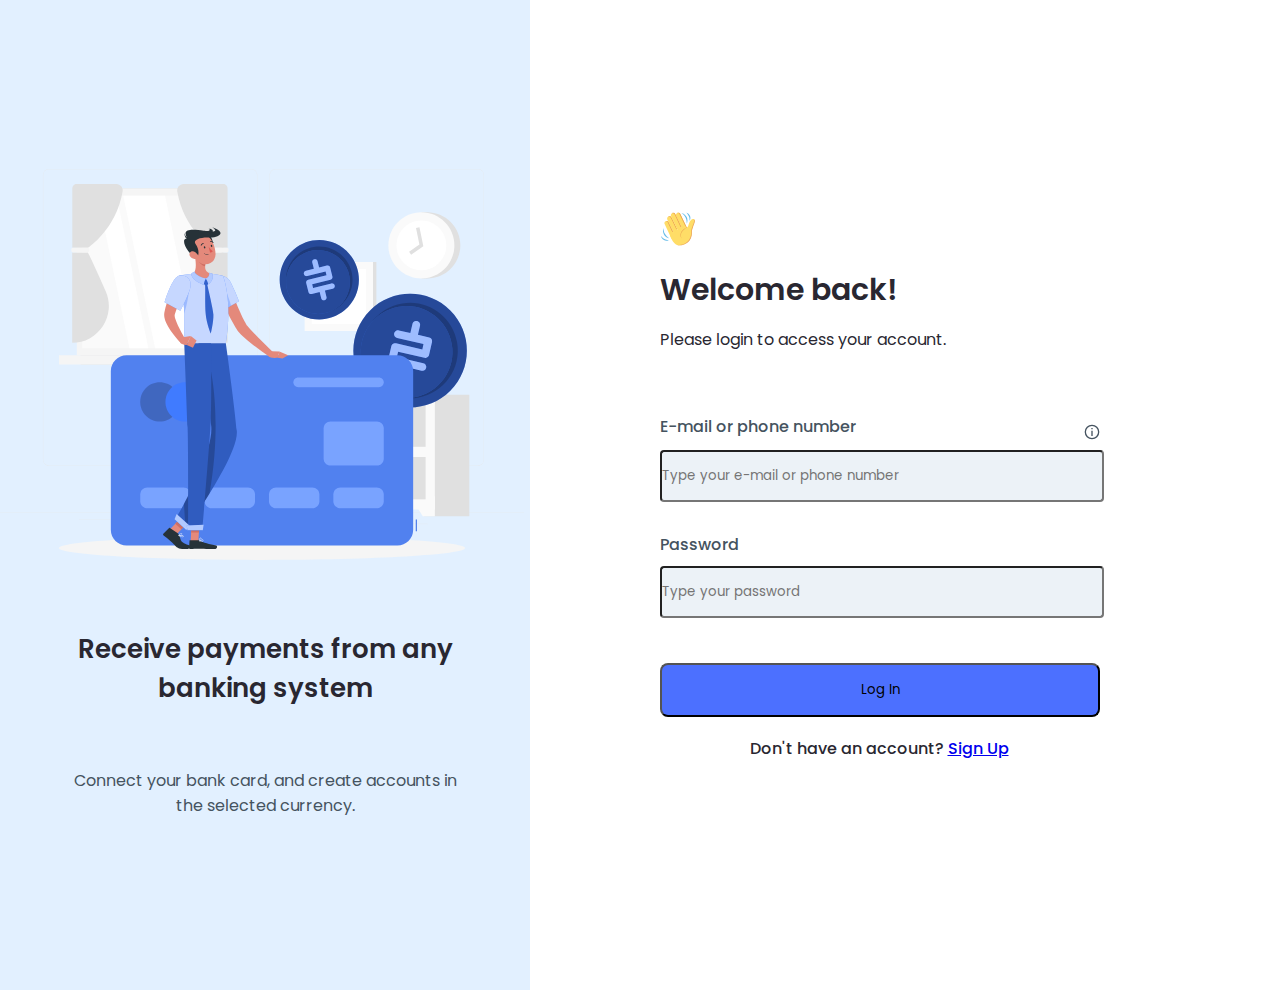
<file: index.html>
<!DOCTYPE html>
<html lang="en">

<head>
    <meta charset="UTF-8">
    <meta http-equiv="X-UA-Compatible" content="IE=edge">
    <meta name="viewport" content="width=device-width, initial-scale=1.0">
    <title>Document</title>
    <link rel="stylesheet" href="./style.css">
    <link rel="preconnect" href="https://fonts.googleapis.com">
    <link rel="preconnect" href="https://fonts.gstatic.com" crossorigin>
    <link href="https://fonts.googleapis.com/css2?family=Poppins:wght@400;500;600&display=swap" rel="stylesheet">
</head>

<body>

    <div class="left">
        <div class="img"></div>
        <h1>Receive payments from any banking system</h1>
        <p>Connect your bank card, and create accounts in the selected currency.</p>
    </div>
    <div class="right">
        <div class="img-emodzi"></div>
        <h1>Welcome back!</h1>
        <h2>Please login to access your account.</h2>
        <div class="email-img">
            <h4 class="parag">E-mail or phone number</h4>
            <div class="img-info" title="Номер телефона должен быть вида 
            +375291234567."></div>
        </div>
        <input class="input-email" placeholder="Type your e-mail or phone number" type="text">
        <p>Password</p>
        <input placeholder="Type your password " class="input-password" type="password">
        <button class="btn">Log In</button>
        <h3>Don't have an account?
            <a href="./index2.html">
                Sign Up
            </a>
        </h3>
    </div>
    <script src="./app.js"></script>
</body>

</html>
</file>
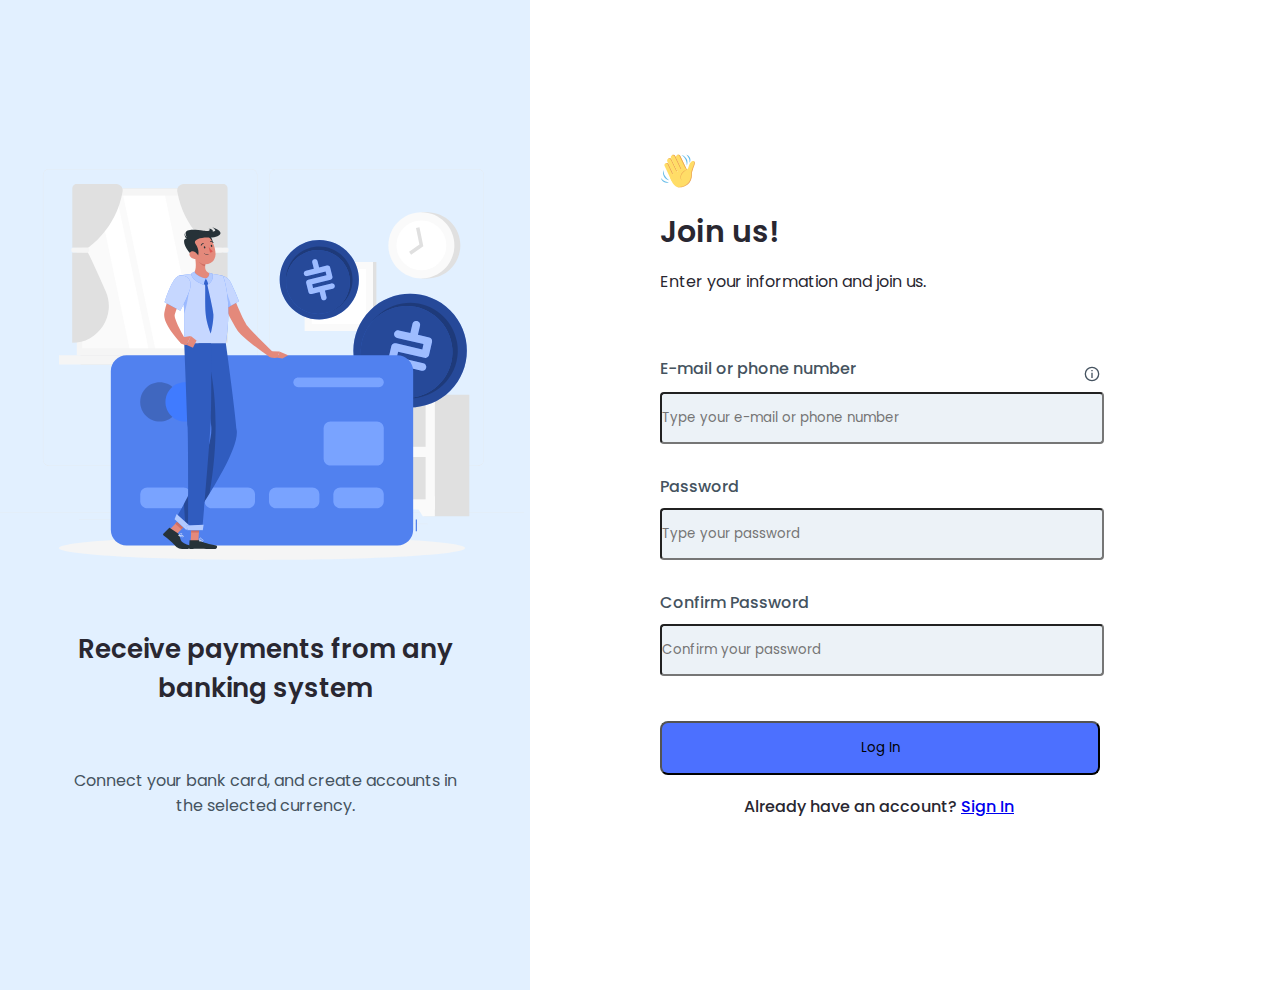
<file: index2.html>
<!DOCTYPE html>
<html lang="en">

<head>
    <meta charset="UTF-8">
    <meta http-equiv="X-UA-Compatible" content="IE=edge">
    <meta name="viewport" content="width=device-width, initial-scale=1.0">
    <title>Document</title>
    <link rel="stylesheet" href="./style2.css">
    <link rel="preconnect" href="https://fonts.googleapis.com">
    <link rel="preconnect" href="https://fonts.gstatic.com" crossorigin>
    <link href="https://fonts.googleapis.com/css2?family=Poppins:wght@400;500;600&display=swap" rel="stylesheet">
</head>

<body>
    <div class="left">
        <div class="img"></div>
        <h1>Receive payments from any banking system</h1>
        <p>Connect your bank card, and create accounts in the selected currency.</p>
    </div>
    <div class="right">
        <div class="img-emodzi"></div>
        <h1>Join us!</h1>
        <h2>Enter your information and join us.</h2>
        <div class="email-img">
            <h4 class="parag">E-mail or phone number</h4>
            <div class="img-info" title="Номер телефона должен быть вида
            +375291234567"></div>
        </div>
        <input class="input-email" placeholder="Type your e-mail or phone number" type="text">
        <p>Password</p>
        <input class="input-password" placeholder="Type your password" type="password">
        <p>Confirm Password</p>
        <input class="input-password-check" placeholder="Confirm your password" type="password">
        <button class="btn">Log In</button>
        <h3>Already have an account?
            <a href="./index.html">
                Sign In
            </a>
        </h3>
    </div>
    <script src="./app2.js"></script>
</body>

</html>
</file>
<file: style.css>
* {
    padding: 0px;
    margin: 0px;
    font-family: 'Poppins';
    font-style: normal;
}

body {
    display: flex;
    /* width: 1200px;
    margin: auto; */
}

.left {
    width: 710px;
    height: 990px;
    background: #E2F0FF;
    display: flex;
    flex-direction: column;
    justify-content: center;
}

.img {
    background-image: url(./assets/1.svg);
    width: 530px;
    height: 391px;
    background-repeat: no-repeat;
    margin: 0 auto;
    background-size: contain;
}

.left h1 {
    font-weight: 600;
    font-size: 26px;
    text-align: center;
    color: #292731;
    width: 400px;
    height: 68px;
    margin: 70px auto 0;
}

.left p {
    width: 386px;
    height: 54px;
    font-weight: 400;
    font-size: 16px;
    text-align: center;
    color: #455360;
    margin: 70px auto 0;
}

.right {
    width: 710px;
    height: 990px;
    background: white;
    margin: auto 130px;
    display: flex;
    flex-direction: column;
    justify-content: center;
}

.img-emodzi {
    width: 36px;
    height: 36px;
    background-image: url(./assets/emodzi.svg);
}

.right h1 {
    width: 239px;
    height: 45px;
    font-weight: 600;
    font-size: 30px;
    color: #292731;
    margin-top: 20px;
}

.right h2 {
    width: 292px;
    height: 27px;
    font-weight: 400;
    font-size: 16px;
    color: #292731;
    margin-top: 15px;
}

.right h4 {
    width: 199px;
    height: 24px;
    font-weight: 500;
    font-size: 16px;
    color: #455360;
    margin-top: 60px;
}

.right p {
    width: 199px;
    height: 24px;
    font-weight: 500;
    font-size: 16px;
    color: #455360;
    margin-top: 30px;
}

.input-email {
    width: 440px;
    height: 48px;
    background: #ECF2F7;
    border-radius: 4px;
    margin-top: 10px;

}

.input-password {
    width: 440px;
    height: 48px;
    background: #ECF2F7;
    border-radius: 4px;
    margin-top: 10px;
}

.btn {
    width: 440px;
    height: 54px;
    background: #4C70FF;
    border-radius: 8px;
    margin-top: 45px;
}

.right h3 {
    width: 400px;
    height: 24px;
    font-weight: 500;
    font-size: 16px;
    color: #292731;
    text-align: center;
    margin: 19px;
}

.email-img {
    width: 440px;
    display: flex;
    flex-direction: row;
    justify-content: space-between;
}

.img-info {
    margin-top: 70px;
    height: 16px;
    width: 16px;
    background-repeat: no-repeat;
    background-size: contain;
    background-image: url(./assets/information.svg);
}
</file>
<file: style2.css>
* {
    padding: 0px;
    margin: 0px;
    font-family: 'Poppins';
    font-style: normal;
}

body {
    display: flex;

}

.left {
    width: 710px;
    height: 990px;
    background: #E2F0FF;
    display: flex;
    flex-direction: column;
    justify-content: center;
}

.img {
    background-image: url(./assets/1.svg);
    width: 530px;
    height: 391px;
    background-repeat: no-repeat;
    margin: 0 auto;
    background-size: contain;
}

.left h1 {
    font-weight: 600;
    font-size: 26px;
    text-align: center;
    color: #292731;
    width: 400px;
    height: 68px;
    margin: 70px auto 0;
}

.left p {
    width: 386px;
    height: 54px;
    font-weight: 400;
    font-size: 16px;
    text-align: center;
    color: #455360;
    margin: 70px auto 0;
}

.right {
    width: 710px;
    height: 990px;
    background: white;
    margin: auto 130px;
    display: flex;
    flex-direction: column;
    justify-content: center;
}

.img-emodzi {
    width: 36px;
    height: 36px;
    background-image: url(./assets/emodzi.svg);
}

.right h1 {
    width: 239px;
    height: 45px;
    font-weight: 600;
    font-size: 30px;
    color: #292731;
    margin-top: 20px;
}

.right h2 {
    width: 292px;
    height: 27px;
    font-weight: 400;
    font-size: 16px;
    color: #292731;
    margin-top: 15px;
}

.right h4 {
    width: 199px;
    height: 24px;
    font-weight: 500;
    font-size: 16px;
    color: #455360;
    margin-top: 60px;
}

.right p {
    width: 199px;
    height: 24px;
    font-weight: 500;
    font-size: 16px;
    color: #455360;
    margin-top: 30px;
}

.input-email {
    width: 440px;
    height: 48px;
    background: #ECF2F7;
    border-radius: 4px;
    margin-top: 10px;

}

.input-password {
    width: 440px;
    height: 48px;
    background: #ECF2F7;
    border-radius: 4px;
    margin-top: 10px;
}

.btn {
    width: 440px;
    height: 54px;
    background: #4C70FF;
    border-radius: 8px;
    margin-top: 45px;
}

.input-password-check {
    width: 440px;
    height: 48px;
    background: #ECF2F7;
    border-radius: 4px;
    margin-top: 10px;
}

.right h3 {
    width: 400px;
    height: 24px;
    font-weight: 500;
    font-size: 16px;
    color: #292731;
    text-align: center;
    margin: 19px;
}

.email-img {
    width: 440px;
    display: flex;
    flex-direction: row;
    justify-content: space-between;
}

.img-info {
    margin-top: 70px;
    height: 16px;
    width: 16px;
    background-repeat: no-repeat;
    background-size: contain;
    background-image: url(./assets/information.svg);
}
</file>
